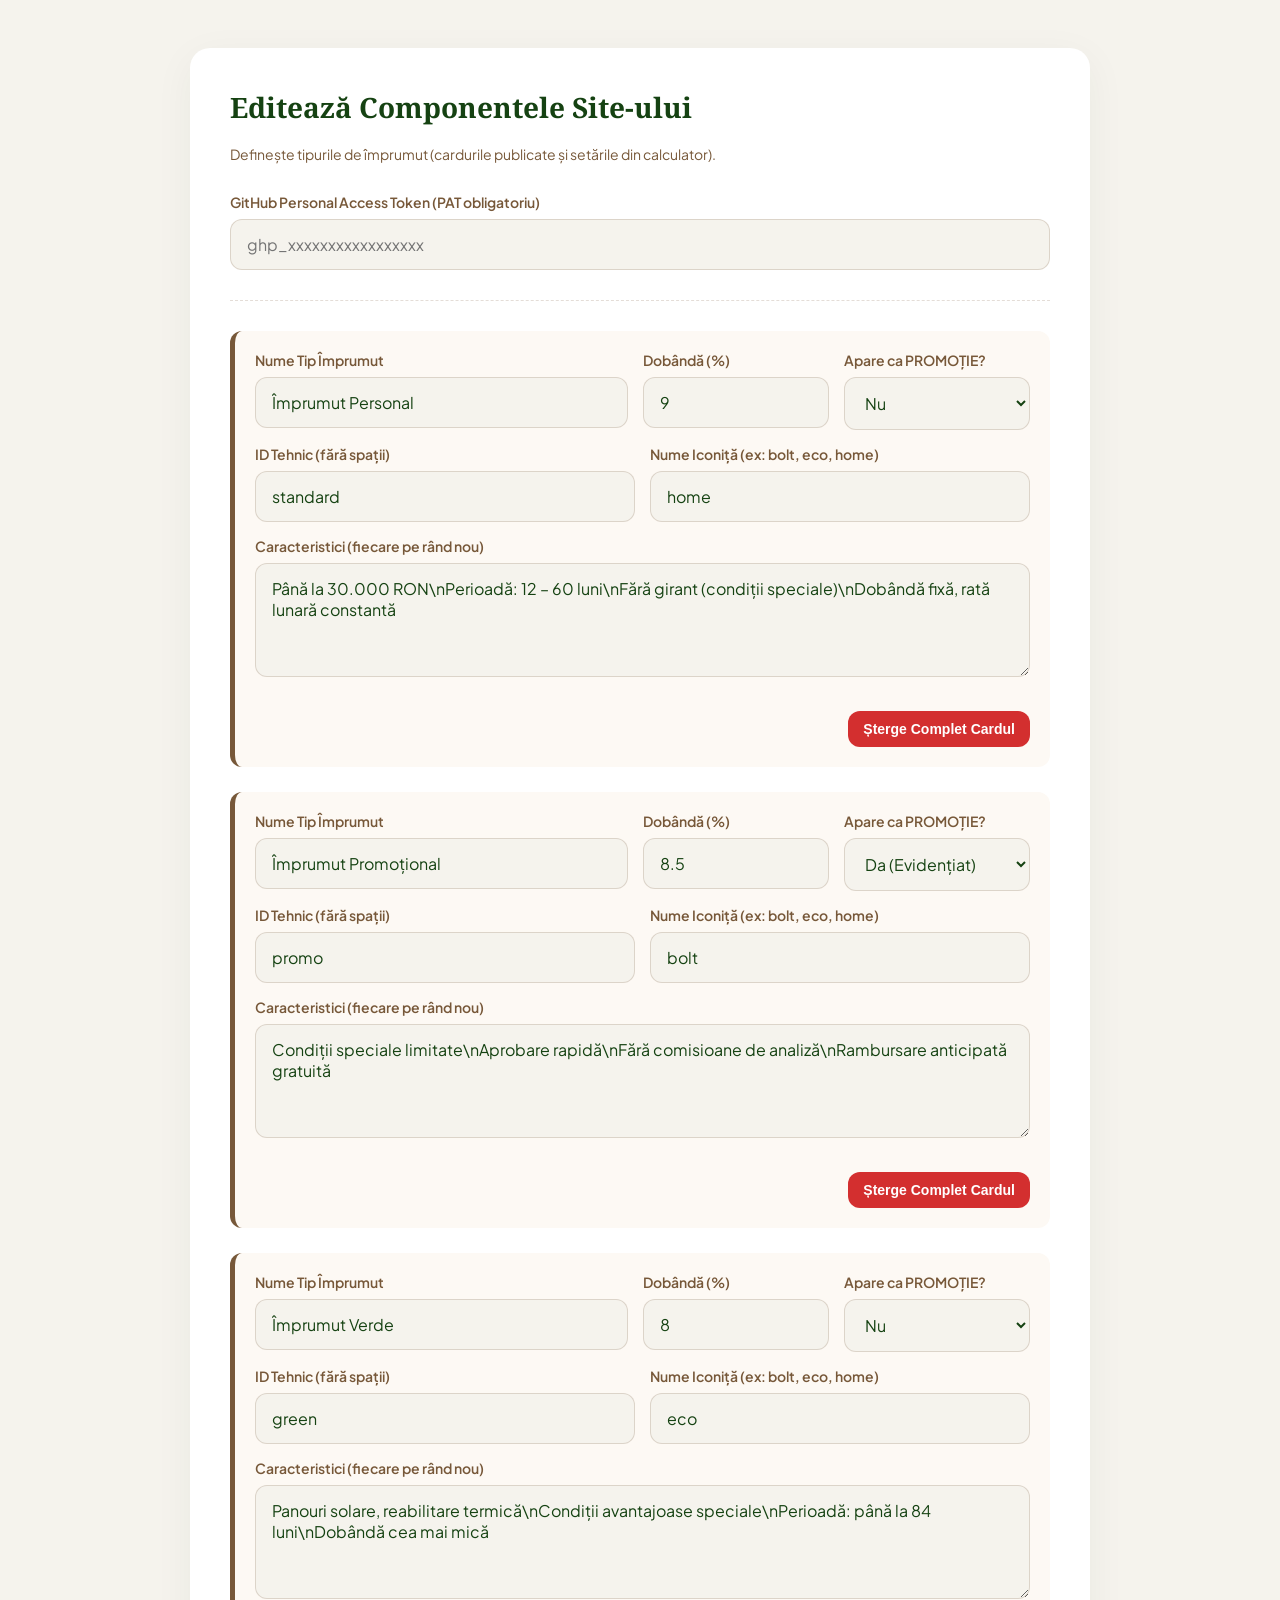
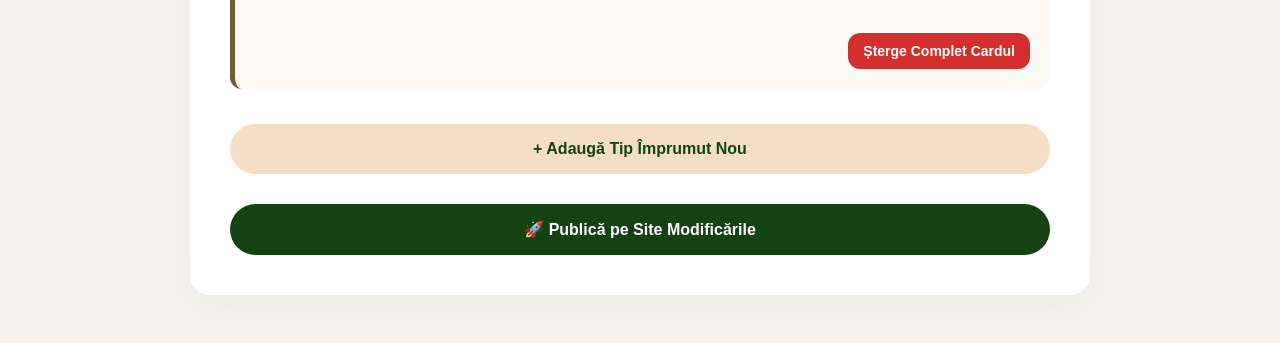
<file: admin/index.html>
<!DOCTYPE html>
<html lang="ro">
<head>
    <meta charset="UTF-8">
    <meta name="viewport" content="width=device-width, initial-scale=1.0">
    <title>CAR Romcarbon - Admin Panou Prezentare</title>
    <link href="https://fonts.googleapis.com/css2?family=Noto+Serif:wght@500;700&family=Plus+Jakarta+Sans:wght@400;500;600&display=swap" rel="stylesheet">
    <style>
        :root {
            --primary: #154212;
            --surface: #F5DEC6;
            --clay: #775839;
            --bg: #F5F3ED;
            --white: #ffffff;
            --radius: 20px;
        }
        body {
            font-family: 'Plus Jakarta Sans', sans-serif;
            background-color: var(--bg);
            color: var(--primary);
            padding: 40px 20px;
        }
        .admin-card {
            background: var(--white);
            max-width: 900px;
            width: 100%;
            margin: 0 auto;
            padding: 40px;
            border-radius: var(--radius);
            box-shadow: 0 10px 40px rgba(21,66,18,0.05);
            box-sizing: border-box;
        }
        h1 {
            font-family: 'Noto Serif', serif;
            margin-top: 0;
            font-size: 28px;
        }
        .form-group {
            margin-bottom: 20px;
        }
        label {
            display: block;
            margin-bottom: 8px;
            font-weight: 600;
            font-size: 14px;
            color: var(--clay);
        }
        input, textarea, select {
            width: 100%;
            padding: 14px 16px;
            border: 1px solid rgba(119,88,57,0.2);
            border-radius: 12px;
            font-family: inherit;
            font-size: 16px;
            box-sizing: border-box;
            background: var(--bg);
            color: var(--primary);
        }
        input:focus, textarea:focus, select:focus {
            outline: none;
            border-color: var(--primary);
        }
        button {
            width: 100%;
            padding: 16px;
            background: var(--primary);
            color: var(--white);
            border: none;
            border-radius: 30px;
            font-size: 16px;
            font-weight: 600;
            cursor: pointer;
            transition: opacity 0.3s;
            margin-top: 10px;
        }
        button:hover {
            opacity: 0.9;
        }
        button:disabled {
            opacity: 0.5;
            cursor: not-allowed;
        }
        .btn-surface {
            background: var(--surface);
            color: var(--primary);
            margin-bottom: 20px;
        }
        .btn-delete {
            background: #d32f2f;
            color: white;
            padding: 10px 15px;
            border-radius: 12px;
            width: auto;
            margin-top: 10px;
            font-size: 14px;
        }
        .option-row {
            margin-bottom: 25px;
            background: rgba(245, 222, 198, 0.2);
            padding: 20px;
            border-radius: 12px;
            border-left: 5px solid var(--clay);
        }
        .row-flex {
            display: flex;
            gap: 15px;
            margin-bottom: 15px;
        }
        .row-flex > div {
            flex: 1;
        }
        .alert {
            padding: 15px;
            border-radius: 12px;
            margin-top: 20px;
            display: none;
            font-size: 14px;
        }
        .alert-success {
            background: rgba(46, 125, 50, 0.1);
            color: #2e7d32;
        }
        .alert-error {
            background: rgba(211, 47, 47, 0.1);
            color: #d32f2f;
        }
    </style>
</head>
<body>

<div class="admin-card">
    <h1>Editează Componentele Site-ului</h1>
    <p style="color: var(--clay); margin-bottom: 30px; font-size: 14px;">Definește tipurile de împrumut (cardurile publicate și setările din calculator).</p>

    <form id="adminForm">
        <div class="form-group">
            <label for="ghToken">GitHub Personal Access Token (PAT obligatoriu)</label>
            <input type="password" id="ghToken" required placeholder="ghp_xxxxxxxxxxxxxxxxx">
        </div>
        
        <hr style="border: 0; border-top: 1px dashed rgba(119,88,57,0.2); margin: 30px 0;">

        <div id="dynamicFields"></div>

        <button type="button" class="btn-surface" id="btnAddOption">+ Adaugă Tip Împrumut Nou</button>
        <button type="submit" id="btnSubmit">🚀 Publică pe Site Modificările</button>
        
        <div id="alertBox" class="alert alert-success"></div>
    </form>
</div>

<script>
    let optionsData = [];

    function renderFields() {
        const container = document.getElementById('dynamicFields');
        container.innerHTML = '';
        
        optionsData.forEach((opt, index) => {
            const row = document.createElement('div');
            row.className = 'option-row';
            
            // Textarea value
            const featuresText = (opt.features || []).join('\\n');

            row.innerHTML = `
                <div class="row-flex">
                    <div style="flex:2">
                        <label>Nume Tip Împrumut</label>
                        <input type="text" value="${opt.label}" onchange="updateOpt(${index}, 'label', this.value)" required>
                    </div>
                    <div style="flex:1">
                        <label>Dobândă (%)</label>
                        <input type="number" step="0.1" value="${opt.rate}" onchange="updateOpt(${index}, 'rate', parseFloat(this.value))" required>
                    </div>
                    <div style="flex:1">
                        <label>Apare ca PROMOȚIE?</label>
                        <select onchange="updateOpt(${index}, 'is_promo', this.value === 'true')">
                            <option value="false" ${!opt.is_promo ? 'selected' : ''}>Nu</option>
                            <option value="true" ${opt.is_promo ? 'selected' : ''}>Da (Evidențiat)</option>
                        </select>
                    </div>
                </div>
                <div class="row-flex">
                    <div style="flex:1">
                        <label>ID Tehnic (fără spații)</label>
                        <input type="text" value="${opt.id}" onchange="updateOpt(${index}, 'id', this.value)" required>
                    </div>
                    <div style="flex:1">
                        <label>Nume Iconiță (ex: bolt, eco, home)</label>
                        <input type="text" value="${opt.icon || 'payments'}" onchange="updateOpt(${index}, 'icon', this.value)" required>
                    </div>
                </div>
                <div class="form-group">
                    <label>Caracteristici (fiecare pe rând nou)</label>
                    <textarea rows="4" onchange="updateFeatures(${index}, this.value)" placeholder="Până la 10.000 lei...">${featuresText}</textarea>
                </div>
                <div style="text-align: right;">
                    <button type="button" class="btn-delete" title="Șterge Opțiune" onclick="removeOpt(${index})">Șterge Complet Cardul</button>
                </div>
            `;
            container.appendChild(row);
        });
    }

    window.updateOpt = function(index, field, value) {
        optionsData[index][field] = value;
    }

    window.updateFeatures = function(index, textValue) {
        optionsData[index].features = textValue.split('\\n').filter(s => s.trim().length > 0);
    }

    window.removeOpt = function(index) {
        if(confirm('Sigur vrei să ștergi această opțiune din site?')) {
            optionsData.splice(index, 1);
            renderFields();
        }
    }

    document.getElementById('btnAddOption').addEventListener('click', () => {
        optionsData.push({ 
            id: "nou_" + Math.floor(Math.random()*100), 
            label: "Credit Nou", 
            rate: 10.0, 
            is_promo: false, 
            icon: "payments", 
            features: ["Caracteristică 1"] 
        });
        renderFields();
    });

    // Fetch config on load
    fetch('../data/config.json')
        .then(res => res.json())
        .then(data => {
            if(data && data.options) {
                optionsData = data.options;
                renderFields();
            }
        }).catch(err => {
            console.log("JSON not found / CORS. Utilizare mock local fallback.");
            optionsData = [
                { id: "standard", label: "Credit Standard", rate: 9.0, is_promo: true, icon: "bolt", features: ["12-60 luni"] }
            ];
            renderFields();
        });

    document.getElementById('adminForm').addEventListener('submit', async (e) => {
        e.preventDefault();
        const btn = document.getElementById('btnSubmit');
        const alertBox = document.getElementById('alertBox');
        
        const token = document.getElementById('ghToken').value.trim();
        const payloadJson = JSON.stringify({ options: optionsData }, null, 2);

        btn.disabled = true;
        btn.textContent = 'Trimitere spre GitHub...';
        alertBox.style.display = 'none';

        try {
            const response = await fetch('https://api.github.com/repos/bogdan-nicaa/car-romcarbon/actions/workflows/update-rates.yml/dispatches', {
                method: 'POST',
                headers: {
                    'Accept': 'application/vnd.github+json',
                    'Authorization': 'Bearer ' + token,
                    'X-GitHub-Api-Version': '2022-11-28',
                    'Content-Type': 'application/json'
                },
                body: JSON.stringify({
                    ref: 'main',
                    inputs: { config_json: payloadJson }
                })
            });

            if (response.ok) {
                alertBox.className = 'alert alert-success';
                alertBox.textContent = 'Succes! Modificările sunt procesate pe GitHub și vor fi live (Carduri și Calculator) în aprox. 30 de secunde.';
                alertBox.style.display = 'block';
            } else {
                const errData = await response.json().catch(() => ({}));
                alertBox.className = 'alert alert-error';
                alertBox.textContent = 'Eroare: ' + (errData.message || response.statusText);
                alertBox.style.display = 'block';
            }
        } catch (error) {
            alertBox.className = 'alert alert-error';
            alertBox.textContent = 'Eroare de rețea.';
            alertBox.style.display = 'block';
        }

        btn.disabled = false;
        btn.textContent = '🚀 Publică pe Site Modificările';
    });
</script>

</body>
</html>
</file>
